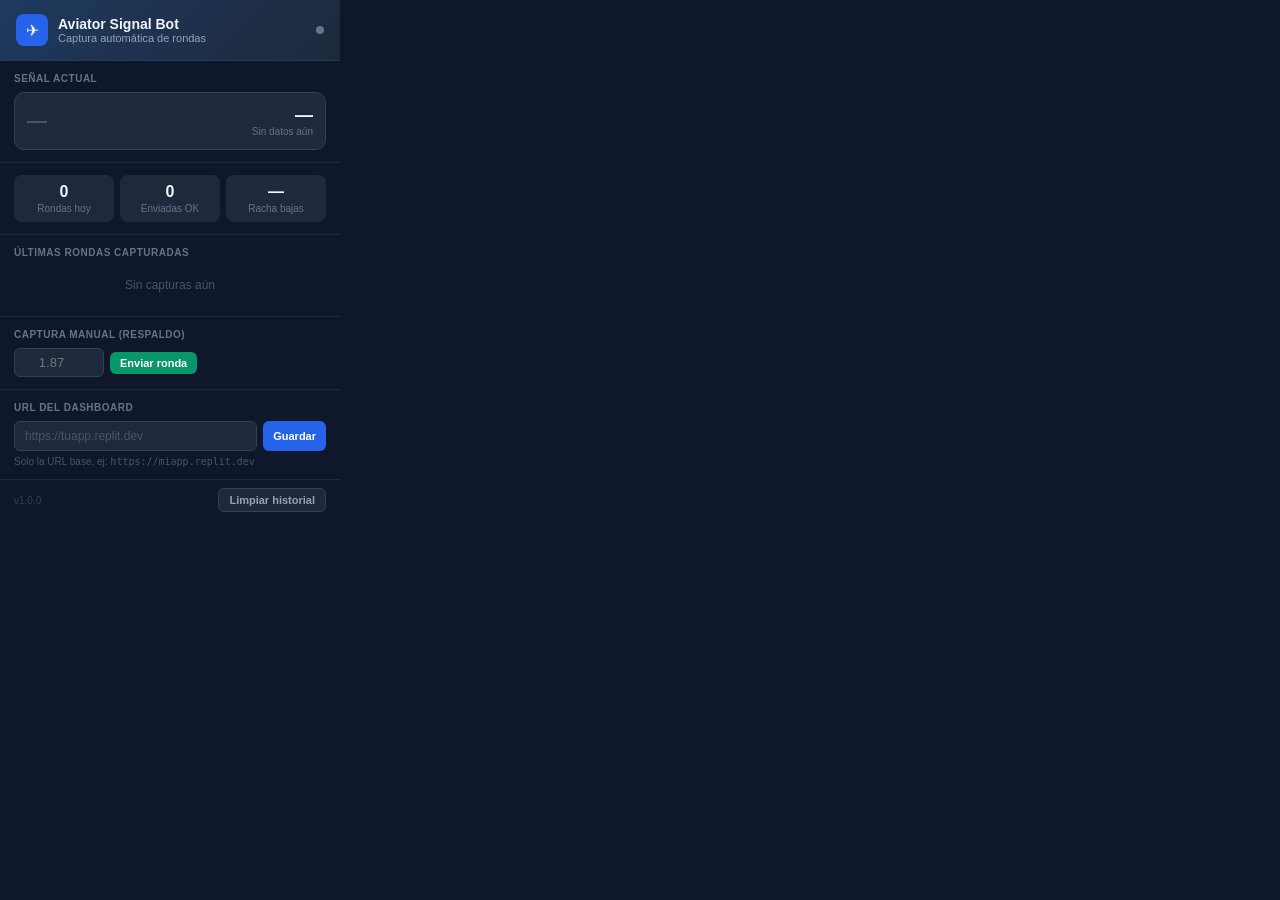
<file: chrome-extension - betwinner/popup.html>
<!DOCTYPE html>
<html lang="es">
<head>
  <meta charset="UTF-8" />
  <meta name="viewport" content="width=device-width, initial-scale=1.0" />
  <title>Aviator Signal Bot</title>
  <style>
    * { box-sizing: border-box; margin: 0; padding: 0; }

    body {
      width: 340px;
      font-family: -apple-system, BlinkMacSystemFont, 'Segoe UI', sans-serif;
      background: #0f172a;
      color: #f1f5f9;
      font-size: 13px;
    }

    .header {
      background: linear-gradient(135deg, #1e3a5f, #1e293b);
      padding: 14px 16px;
      display: flex;
      align-items: center;
      gap: 10px;
      border-bottom: 1px solid #1e3a5f;
    }

    .logo {
      width: 32px; height: 32px;
      background: #2563eb;
      border-radius: 8px;
      display: flex; align-items: center; justify-content: center;
      font-size: 16px;
    }

    .header-text h1 { font-size: 14px; font-weight: 700; }
    .header-text p { font-size: 11px; color: #94a3b8; }

    .status-dot {
      width: 8px; height: 8px; border-radius: 50%;
      margin-left: auto;
      background: #64748b;
    }
    .status-dot.active { background: #10b981; animation: pulse 2s infinite; }

    @keyframes pulse {
      0%, 100% { opacity: 1; }
      50% { opacity: 0.4; }
    }

    .section { padding: 12px 14px; border-bottom: 1px solid #1e293b; }
    .section-title {
      font-size: 10px; font-weight: 600; color: #64748b;
      text-transform: uppercase; letter-spacing: 0.5px; margin-bottom: 8px;
    }

    /* Signal Card */
    .signal-card {
      border-radius: 10px; padding: 12px;
      display: flex; align-items: center; justify-content: space-between;
      margin-bottom: 0;
    }
    .signal-card.enter { background: rgba(16,185,129,0.15); border: 1px solid rgba(16,185,129,0.3); }
    .signal-card.wait { background: rgba(245,158,11,0.12); border: 1px solid rgba(245,158,11,0.3); }
    .signal-card.none { background: #1e293b; border: 1px solid #334155; }

    .signal-label { font-size: 20px; font-weight: 900; letter-spacing: -0.5px; }
    .signal-label.enter { color: #10b981; }
    .signal-label.wait { color: #f59e0b; }
    .signal-label.none { color: #475569; }

    .signal-meta { text-align: right; }
    .signal-meta .conf { font-size: 18px; font-weight: 700; }
    .signal-meta .conf.enter { color: #10b981; }
    .signal-meta .conf.wait { color: #f59e0b; }
    .signal-meta .reason { font-size: 10px; color: #64748b; max-width: 140px; text-align: right; }

    /* Stats row */
    .stats-row { display: grid; grid-template-columns: 1fr 1fr 1fr; gap: 6px; }
    .stat { background: #1e293b; border-radius: 8px; padding: 8px; text-align: center; }
    .stat .val { font-size: 16px; font-weight: 700; color: #f1f5f9; }
    .stat .lbl { font-size: 10px; color: #64748b; margin-top: 2px; }

    /* API URL config */
    .url-row { display: flex; gap: 6px; }
    .url-input {
      flex: 1; background: #1e293b; border: 1px solid #334155;
      border-radius: 6px; padding: 7px 10px; color: #f1f5f9; font-size: 12px;
      outline: none;
    }
    .url-input:focus { border-color: #3b82f6; }
    .url-input::placeholder { color: #475569; }

    .btn {
      padding: 7px 12px; border-radius: 6px; font-size: 12px; font-weight: 600;
      border: none; cursor: pointer; transition: opacity 0.15s;
    }
    .btn:hover { opacity: 0.85; }
    .btn-primary { background: #2563eb; color: white; }
    .btn-success { background: #059669; color: white; }
    .btn-ghost { background: #1e293b; color: #94a3b8; border: 1px solid #334155; }
    .btn-danger { background: #7f1d1d; color: #fca5a5; border: 1px solid #991b1b; }
    .btn-sm { padding: 5px 10px; font-size: 11px; }

    .url-hint { font-size: 10px; color: #475569; margin-top: 5px; }

    /* Manual capture */
    .manual-row { display: flex; gap: 6px; align-items: center; }
    .manual-input {
      width: 90px; background: #1e293b; border: 1px solid #334155;
      border-radius: 6px; padding: 6px 8px; color: #f1f5f9; font-size: 13px;
      outline: none; text-align: center;
    }
    .manual-input:focus { border-color: #3b82f6; }

    /* History */
    .history-list { list-style: none; }
    .history-item {
      display: flex; align-items: center; justify-content: space-between;
      padding: 5px 0; border-bottom: 1px solid #1e293b11;
    }
    .history-item:last-child { border-bottom: none; }

    .mult-badge {
      font-size: 13px; font-weight: 700; font-family: monospace;
      min-width: 48px;
    }
    .mult-badge.win { color: #10b981; }
    .mult-badge.loss { color: #ef4444; }

    .sig-pill {
      font-size: 10px; font-weight: 600; padding: 2px 6px; border-radius: 4px;
    }
    .sig-pill.enter { background: rgba(16,185,129,0.2); color: #10b981; }
    .sig-pill.wait { background: rgba(245,158,11,0.15); color: #f59e0b; }
    .sig-pill.error { background: rgba(239,68,68,0.15); color: #ef4444; }
    .sig-pill.none { background: #1e293b; color: #475569; }

    .hist-time { font-size: 10px; color: #475569; }

    .empty { text-align: center; color: #475569; padding: 12px 0; font-size: 12px; }

    .alert {
      padding: 7px 10px; border-radius: 6px; font-size: 11px; margin-top: 6px;
    }
    .alert-success { background: rgba(16,185,129,0.12); color: #6ee7b7; border: 1px solid rgba(16,185,129,0.2); }
    .alert-error { background: rgba(239,68,68,0.1); color: #fca5a5; border: 1px solid rgba(239,68,68,0.2); }

    .footer {
      padding: 8px 14px;
      display: flex; justify-content: space-between; align-items: center;
    }
    .footer-links { display: flex; gap: 6px; }

    #alert-box { display: none; }
  </style>
</head>
<body>
  <div class="header">
    <div class="logo">✈</div>
    <div class="header-text">
      <h1>Aviator Signal Bot</h1>
      <p>Captura automática de rondas</p>
    </div>
    <div class="status-dot" id="status-dot"></div>
  </div>

  <!-- Señal actual -->
  <div class="section">
    <div class="section-title">Señal actual</div>
    <div class="signal-card none" id="signal-card">
      <div>
        <div class="signal-label none" id="signal-label">—</div>
        <div style="font-size:11px;color:#64748b;margin-top:2px;" id="signal-streak"></div>
      </div>
      <div class="signal-meta">
        <div class="signal-meta conf none" id="signal-conf">—</div>
        <div class="signal-meta reason" id="signal-reason">Sin datos aún</div>
      </div>
    </div>
  </div>

  <!-- Stats -->
  <div class="section">
    <div class="stats-row">
      <div class="stat">
        <div class="val" id="stat-total">0</div>
        <div class="lbl">Rondas hoy</div>
      </div>
      <div class="stat">
        <div class="val" id="stat-ok">0</div>
        <div class="lbl">Enviadas OK</div>
      </div>
      <div class="stat">
        <div class="val" id="stat-streak">—</div>
        <div class="lbl">Racha bajas</div>
      </div>
    </div>
  </div>

  <!-- Historial reciente -->
  <div class="section">
    <div class="section-title">Últimas rondas capturadas</div>
    <ul class="history-list" id="history-list">
      <li class="empty">Sin capturas aún</li>
    </ul>
  </div>

  <!-- Captura manual -->
  <div class="section">
    <div class="section-title">Captura manual (respaldo)</div>
    <div class="manual-row">
      <input type="number" class="manual-input" id="manual-mult"
        placeholder="1.87" step="0.01" min="1" max="500" />
      <button class="btn btn-success btn-sm" id="btn-manual">Enviar ronda</button>
    </div>
  </div>

  <!-- Configuración API -->
  <div class="section">
    <div class="section-title">URL del dashboard</div>
    <div class="url-row">
      <input type="text" class="url-input" id="api-url"
        placeholder="https://tuapp.replit.dev" />
      <button class="btn btn-primary btn-sm" id="btn-save">Guardar</button>
    </div>
    <div class="url-hint">
      Solo la URL base, ej: <code>https://miapp.replit.dev</code>
    </div>
    <div id="alert-box"></div>
  </div>

  <!-- Footer -->
  <div class="footer">
    <span style="font-size:10px;color:#334155;">v1.0.0</span>
    <div class="footer-links">
      <button class="btn btn-ghost btn-sm" id="btn-clear">Limpiar historial</button>
    </div>
  </div>

  <script src="popup.js"></script>
</body>
</html>
</file>
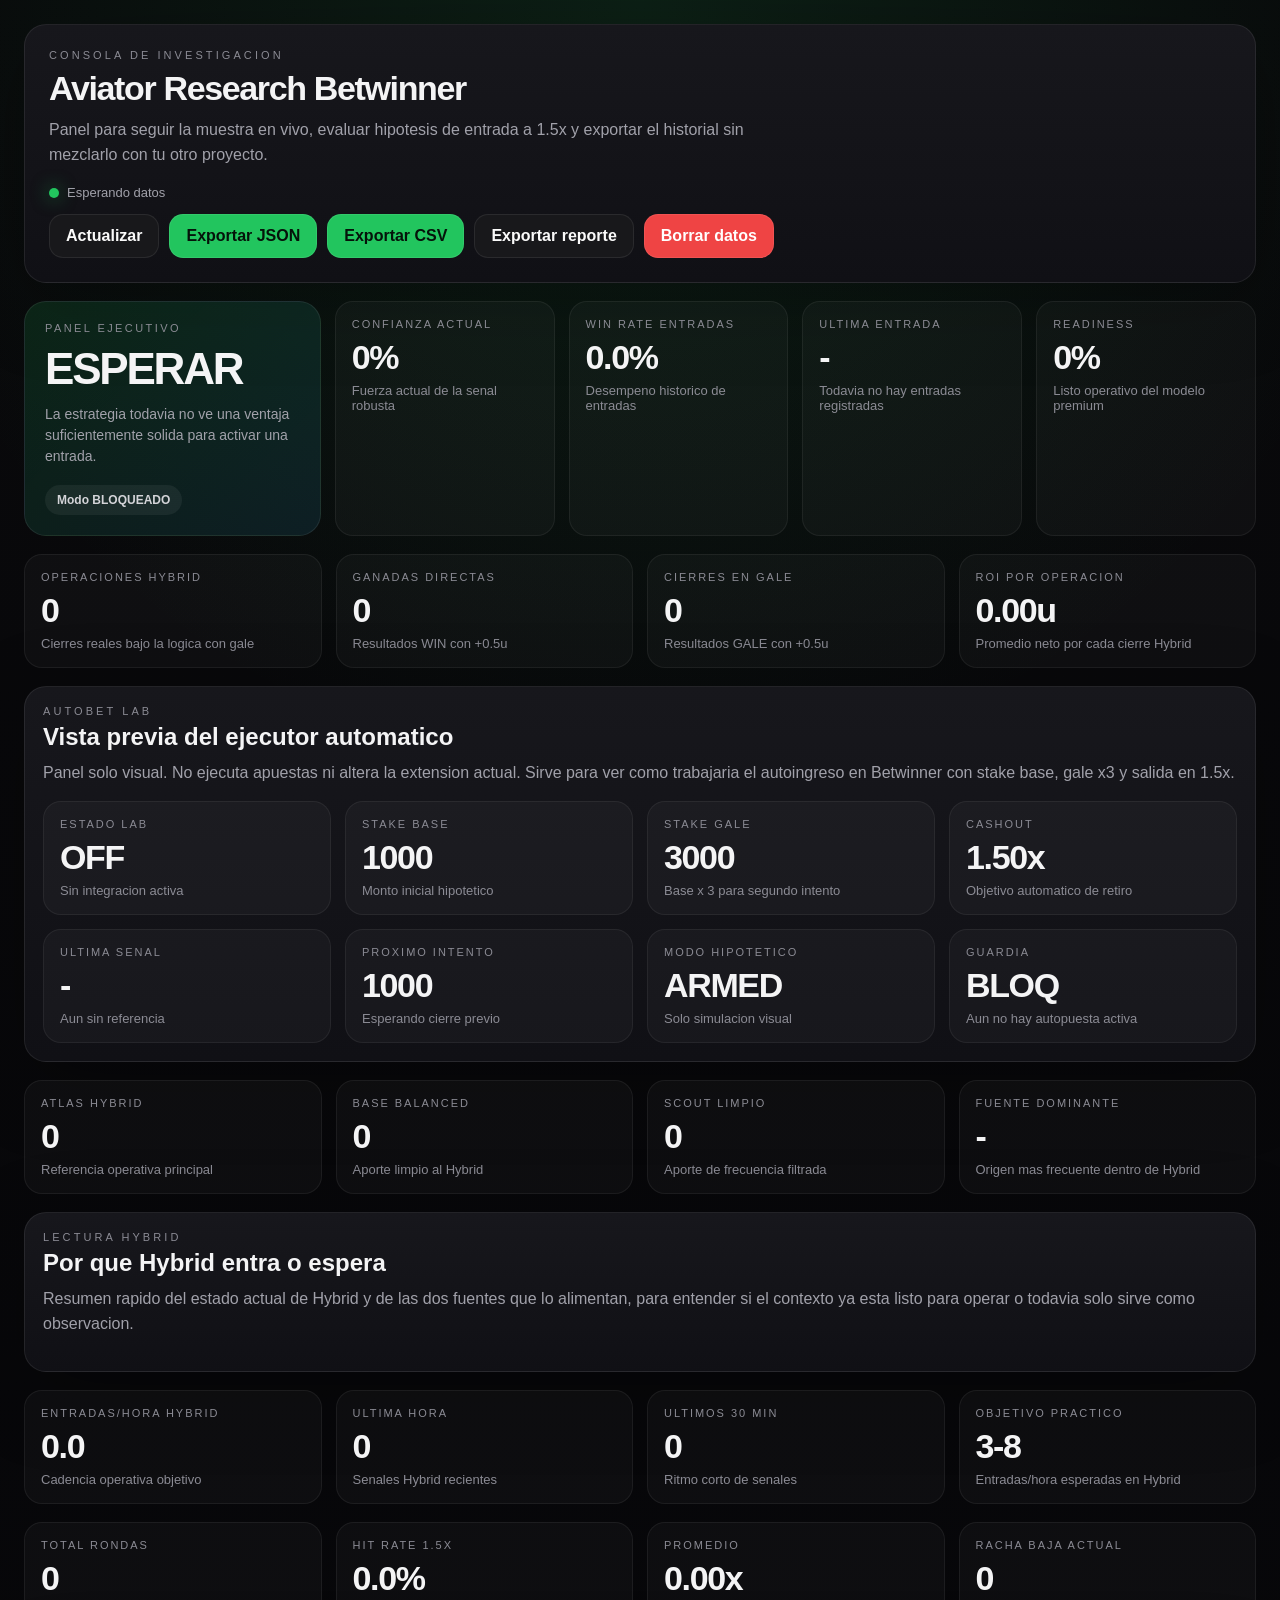
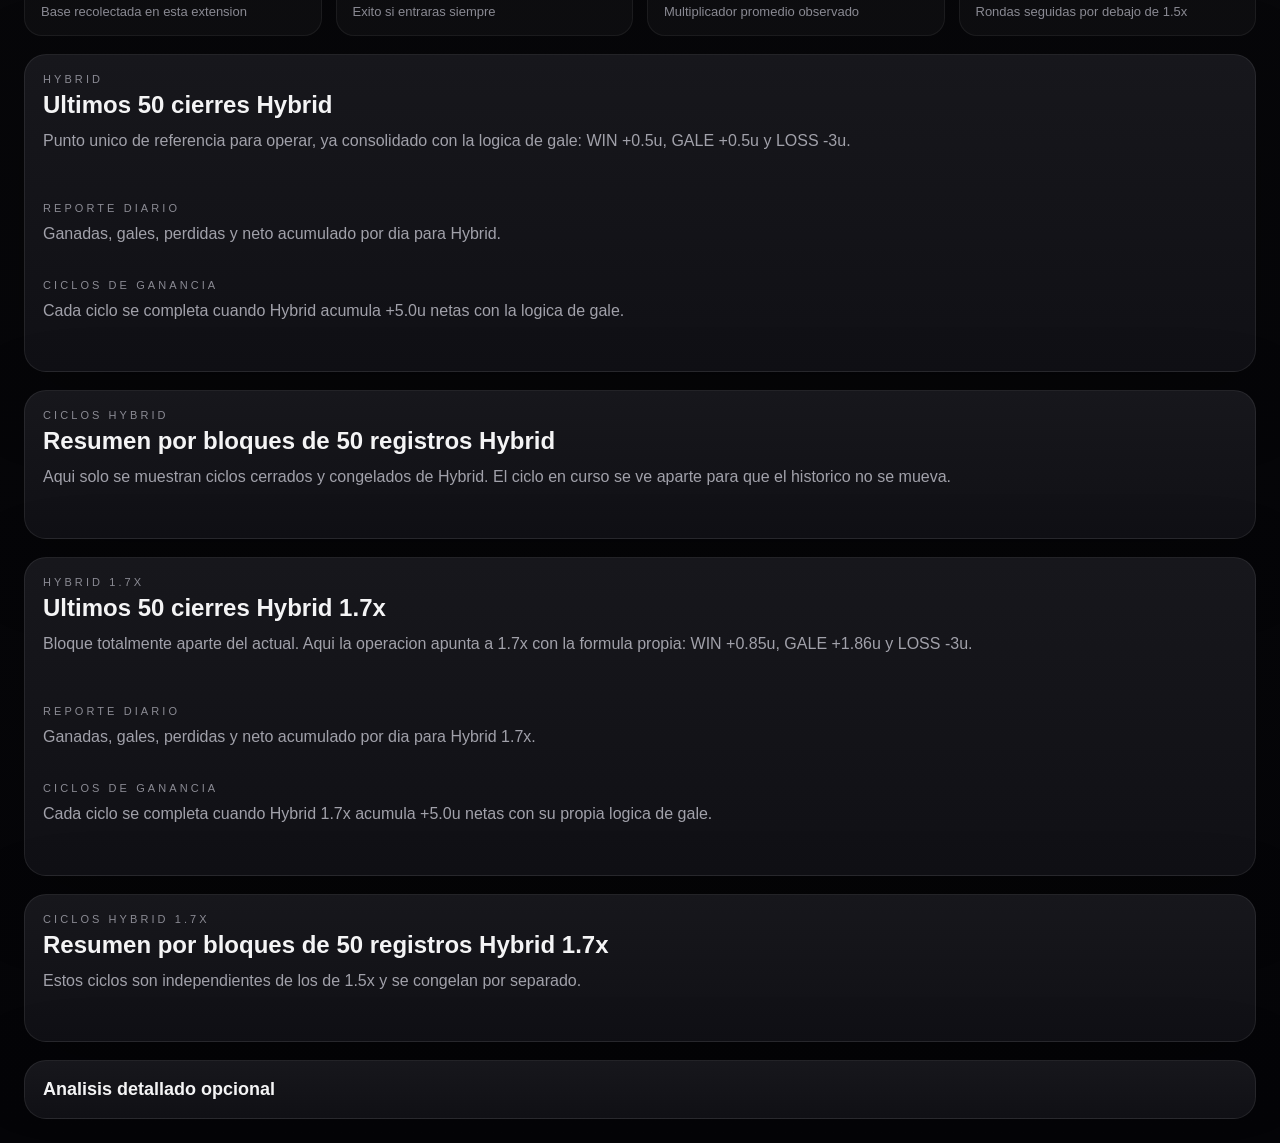
<file: aviator-research-betwinner/chrome-extension/dashboard.html>
﻿<!DOCTYPE html>
<html lang="es">
<head>
  <meta charset="UTF-8" />
  <meta name="viewport" content="width=device-width, initial-scale=1.0" />
  <title>Aviator Research Console</title>
  <style>
    * { box-sizing: border-box; }
    body { margin: 0; font-family: "Segoe UI", Arial, sans-serif; color: #f4f4f5; background: radial-gradient(circle at top, rgba(34,197,94,0.12), transparent 28%), linear-gradient(180deg, #09090b, #050508); }
    .shell { max-width: 1280px; margin: 0 auto; padding: 24px; display: grid; gap: 18px; }
    .hero, .panel { background: linear-gradient(180deg, #17171c, #101015); border: 1px solid rgba(255,255,255,0.08); border-radius: 22px; box-shadow: 0 20px 80px rgba(0,0,0,0.25); }
    .hero { padding: 24px; display: flex; justify-content: space-between; align-items: end; gap: 16px; flex-wrap: wrap; }
    .eyebrow { font-size: 11px; text-transform: uppercase; letter-spacing: 0.28em; color: #8b8b94; }
    h1, h2, h3, p { margin: 0; }
    h1 { margin-top: 8px; font-size: 34px; font-weight: 900; letter-spacing: -0.04em; }
    .muted { color: #a1a1aa; line-height: 1.55; }
    .hero-actions { display: flex; gap: 10px; flex-wrap: wrap; }
    button { border: 1px solid rgba(255,255,255,0.08); border-radius: 14px; padding: 12px 16px; font: inherit; font-weight: 700; cursor: pointer; transition: 0.2s ease; }
    button:hover { transform: translateY(-1px); }
    .primary { background: #22c55e; color: #05130a; }
    .secondary { background: #18181b; color: #fafafa; }
    .danger { background: #ef4444; color: white; }
    .grid-4 { display: grid; grid-template-columns: repeat(4, 1fr); gap: 14px; }
    .grid-2 { display: grid; grid-template-columns: 1.15fr 0.85fr; gap: 18px; }
    .exec-grid { display: grid; grid-template-columns: 1.35fr repeat(4, 1fr); gap: 14px; }
    .panel { padding: 18px; }
    .stat { padding: 16px; border-radius: 18px; background: rgba(255,255,255,0.03); border: 1px solid rgba(255,255,255,0.06); }
    .exec-main { padding: 20px; border-radius: 22px; background: linear-gradient(135deg, rgba(34,197,94,0.14), rgba(56,189,248,0.1)); border: 1px solid rgba(255,255,255,0.08); }
    .exec-kicker { font-size: 11px; text-transform: uppercase; letter-spacing: 0.22em; color: #8b8b94; }
    .exec-row { display: flex; justify-content: space-between; gap: 18px; align-items: end; flex-wrap: wrap; }
    .exec-title { font-size: 44px; font-weight: 900; letter-spacing: -0.05em; margin-top: 10px; }
    .exec-note { margin-top: 10px; color: #a1a1aa; font-size: 14px; max-width: 560px; line-height: 1.5; }
    .pill { display: inline-flex; align-items: center; gap: 8px; padding: 8px 12px; border-radius: 999px; background: rgba(255,255,255,0.06); color: #d4d4d8; font-size: 12px; font-weight: 700; }
    .label { font-size: 11px; text-transform: uppercase; letter-spacing: 0.18em; color: #8b8b94; }
    .value { font-size: 34px; font-weight: 900; margin-top: 8px; letter-spacing: -0.04em; }
    .sub { margin-top: 6px; color: #8b8b94; font-size: 13px; }
    .bars, .rules { display: grid; gap: 14px; margin-top: 16px; }
    .bar-track { margin-top: 6px; height: 12px; background: rgba(255,255,255,0.05); border-radius: 999px; overflow: hidden; }
    .bar-fill { height: 100%; border-radius: 999px; background: linear-gradient(90deg, #38bdf8, #22c55e); }
    .sparkline { display: flex; align-items: end; gap: 4px; height: 140px; padding: 10px 0 2px; }
    .sparkbar { flex: 1; min-width: 6px; border-radius: 6px 6px 2px 2px; background: linear-gradient(180deg, #38bdf8, #22c55e); opacity: 0.95; }
    .sparkbar.loss { background: linear-gradient(180deg, #fb7185, #ef4444); }
    .row { display: flex; justify-content: space-between; gap: 12px; align-items: center; }
    table { width: 100%; border-collapse: collapse; margin-top: 14px; }
    th, td { text-align: left; padding: 12px 10px; border-bottom: 1px solid rgba(255,255,255,0.06); font-size: 14px; }
    th { font-size: 11px; text-transform: uppercase; letter-spacing: 0.16em; color: #8b8b94; }
    .table-scroll { max-height: 620px; overflow: auto; margin-top: 14px; padding-right: 4px; }
    details.panel summary { list-style: none; cursor: pointer; font-weight: 800; font-size: 18px; }
    details.panel summary::-webkit-details-marker { display: none; }
    .detail-stack { display: grid; gap: 18px; margin-top: 18px; }
    .mono { font-family: ui-monospace, SFMono-Regular, Consolas, monospace; }
    .hit { color: #4ade80; font-weight: 700; }
    .miss { color: #f87171; font-weight: 700; }
    .good { color: #4ade80; }
    .bad { color: #f87171; }
    .warn { color: #facc15; }
    .status { display: inline-flex; gap: 8px; align-items: center; font-size: 13px; color: #a1a1aa; }
    .dot { width: 10px; height: 10px; border-radius: 999px; background: #22c55e; box-shadow: 0 0 18px rgba(34,197,94,0.6); }
    @media (max-width: 980px) { .grid-4, .grid-2, .exec-grid { grid-template-columns: 1fr; } .exec-title { font-size: 36px; } }
  </style>
</head>
<body>
  <main class="shell">
    <section class="hero">
      <div>
        <div class="eyebrow">Consola de investigacion</div>
        <h1>Aviator Research Betwinner</h1>
        <p class="muted" style="margin-top:10px;max-width:760px;">Panel para seguir la muestra en vivo, evaluar hipotesis de entrada a 1.5x y exportar el historial sin mezclarlo con tu otro proyecto.</p>
      </div>
      <div>
        <div class="status"><span class="dot"></span><span id="live-status">Esperando datos</span></div>
        <div class="hero-actions" style="margin-top:12px;">
          <button class="secondary" id="refresh-btn">Actualizar</button>
          <button class="primary" id="export-json-btn">Exportar JSON</button>
          <button class="primary" id="export-csv-btn">Exportar CSV</button>
          <button class="secondary" id="export-report-btn">Exportar reporte</button>
          <button class="danger" id="clear-btn">Borrar datos</button>
        </div>
      </div>
    </section>
    <section class="exec-grid">
      <div class="exec-main">
        <div class="exec-kicker">Panel Ejecutivo</div>
        <div class="exec-row">
          <div>
            <div class="exec-title" id="exec-decision">ESPERAR</div>
            <div class="exec-note" id="exec-summary">La estrategia todavia no ve una ventaja suficientemente solida para activar una entrada.</div>
          </div>
          <div style="text-align:right;">
            <div class="pill" id="exec-mode">Modo BLOQUEADO</div>
          </div>
        </div>
      </div>
      <div class="stat"><div class="label">Confianza actual</div><div class="value" id="exec-confidence">0%</div><div class="sub">Fuerza actual de la senal robusta</div></div>
      <div class="stat"><div class="label">Win rate entradas</div><div class="value" id="exec-win-rate">0.0%</div><div class="sub">Desempeno historico de entradas</div></div>
      <div class="stat"><div class="label">Ultima entrada</div><div class="value" id="exec-last-result">-</div><div class="sub" id="exec-last-note">Todavia no hay entradas registradas</div></div>
      <div class="stat"><div class="label">Readiness</div><div class="value" id="exec-readiness">0%</div><div class="sub">Listo operativo del modelo premium</div></div>
    </section>
    <section class="grid-4">
      <div class="stat"><div class="label">Operaciones Hybrid</div><div class="value" id="entry-total">0</div><div class="sub">Cierres reales bajo la logica con gale</div></div>
      <div class="stat"><div class="label">Ganadas directas</div><div class="value" id="entry-wins">0</div><div class="sub">Resultados WIN con +0.5u</div></div>
      <div class="stat"><div class="label">Cierres en gale</div><div class="value" id="entry-win-rate">0</div><div class="sub">Resultados GALE con +0.5u</div></div>
      <div class="stat"><div class="label">ROI por operacion</div><div class="value" id="entry-roi">0.00u</div><div class="sub">Promedio neto por cada cierre Hybrid</div></div>
    </section>
    <section class="panel">
      <div class="eyebrow">AutoBet Lab</div>
      <h2 style="margin-top:6px;">Vista previa del ejecutor automatico</h2>
      <p class="muted" style="margin-top:10px;">Panel solo visual. No ejecuta apuestas ni altera la extension actual. Sirve para ver como trabajaria el autoingreso en Betwinner con stake base, gale x3 y salida en 1.5x.</p>
      <div class="grid-4" style="margin-top:16px;">
        <div class="stat"><div class="label">Estado Lab</div><div class="value" id="autobet-status">OFF</div><div class="sub" id="autobet-status-note">Sin integracion activa</div></div>
        <div class="stat"><div class="label">Stake base</div><div class="value" id="autobet-base-stake">1000</div><div class="sub">Monto inicial hipotetico</div></div>
        <div class="stat"><div class="label">Stake gale</div><div class="value" id="autobet-gale-stake">3000</div><div class="sub">Base x 3 para segundo intento</div></div>
        <div class="stat"><div class="label">Cashout</div><div class="value" id="autobet-cashout">1.50x</div><div class="sub">Objetivo automatico de retiro</div></div>
      </div>
      <div class="grid-4" style="margin-top:14px;">
        <div class="stat"><div class="label">Ultima senal</div><div class="value" id="autobet-last-signal">-</div><div class="sub" id="autobet-last-signal-note">Aun sin referencia</div></div>
        <div class="stat"><div class="label">Proximo intento</div><div class="value" id="autobet-next-stake">1000</div><div class="sub" id="autobet-next-stake-note">Esperando cierre previo</div></div>
        <div class="stat"><div class="label">Modo hipotetico</div><div class="value" id="autobet-mode">ARMED</div><div class="sub">Solo simulacion visual</div></div>
        <div class="stat"><div class="label">Guardia</div><div class="value" id="autobet-guard">BLOQ</div><div class="sub" id="autobet-guard-note">Aun no hay autopuesta activa</div></div>
      </div>
    </section>
    <section class="grid-4">
      <div class="stat"><div class="label">Atlas Hybrid</div><div class="value" id="strict-total">0</div><div class="sub" id="strict-note">Referencia operativa principal</div></div>
      <div class="stat"><div class="label">Base Balanced</div><div class="value" id="balanced-total">0</div><div class="sub" id="balanced-note">Aporte limpio al Hybrid</div></div>
      <div class="stat"><div class="label">Scout limpio</div><div class="value" id="scout-total">0</div><div class="sub" id="scout-note">Aporte de frecuencia filtrada</div></div>
      <div class="stat"><div class="label">Fuente dominante</div><div class="value" id="best-mode">-</div><div class="sub" id="best-mode-note">Origen mas frecuente dentro de Hybrid</div></div>
    </section>
    <section class="panel">
      <div class="eyebrow">Lectura Hybrid</div>
      <h2 style="margin-top:6px;">Por que Hybrid entra o espera</h2>
      <p class="muted" style="margin-top:10px;">Resumen rapido del estado actual de Hybrid y de las dos fuentes que lo alimentan, para entender si el contexto ya esta listo para operar o todavia solo sirve como observacion.</p>
      <div class="grid-2" style="margin-top:16px;">
        <div id="mode-relationship-card"></div>
        <div id="mode-reasons-card"></div>
      </div>
    </section>
    <section class="grid-4">
      <div class="stat"><div class="label">Entradas/hora Hybrid</div><div class="value" id="scout-per-hour">0.0</div><div class="sub">Cadencia operativa objetivo</div></div>
      <div class="stat"><div class="label">Ultima hora</div><div class="value" id="scout-last-hour">0</div><div class="sub">Senales Hybrid recientes</div></div>
      <div class="stat"><div class="label">Ultimos 30 min</div><div class="value" id="scout-last-30m">0</div><div class="sub">Ritmo corto de senales</div></div>
      <div class="stat"><div class="label">Objetivo practico</div><div class="value">3-8</div><div class="sub">Entradas/hora esperadas en Hybrid</div></div>
    </section>
    <section class="grid-4">
      <div class="stat"><div class="label">Total rondas</div><div class="value" id="stat-total">0</div><div class="sub">Base recolectada en esta extension</div></div>
      <div class="stat"><div class="label">Hit rate 1.5x</div><div class="value" id="stat-hit-rate">0.0%</div><div class="sub">Exito si entraras siempre</div></div>
      <div class="stat"><div class="label">Promedio</div><div class="value" id="stat-avg">0.00x</div><div class="sub">Multiplicador promedio observado</div></div>
      <div class="stat"><div class="label">Racha baja actual</div><div class="value" id="stat-streak">0</div><div class="sub">Rondas seguidas por debajo de 1.5x</div></div>
    </section>
    <section class="panel"><div class="eyebrow">Hybrid</div><h2 style="margin-top:6px;">Ultimos 50 cierres Hybrid</h2><p class="muted" style="margin-top:10px;">Punto unico de referencia para operar, ya consolidado con la logica de gale: WIN +0.5u, GALE +0.5u y LOSS -3u.</p><div class="grid-4" id="scout-summary" style="margin-top:16px;"></div><div class="table-scroll" id="scout-table"></div><div class="eyebrow" style="margin-top:18px;">Reporte diario</div><p class="muted" style="margin-top:8px;">Ganadas, gales, perdidas y neto acumulado por dia para Hybrid.</p><div class="table-scroll" style="max-height:300px;" id="scout-daily-table"></div><div class="eyebrow" style="margin-top:18px;">Ciclos de ganancia</div><p class="muted" style="margin-top:8px;">Cada ciclo se completa cuando Hybrid acumula +5.0u netas con la logica de gale.</p><div class="grid-4" id="profit-cycle-current" style="margin-top:16px;"></div><div class="table-scroll" style="max-height:320px;" id="profit-cycles-table"></div></section>
    <section class="panel"><div class="eyebrow">Ciclos Hybrid</div><h2 style="margin-top:6px;">Resumen por bloques de 50 registros Hybrid</h2><p class="muted" style="margin-top:10px;">Aqui solo se muestran ciclos cerrados y congelados de Hybrid. El ciclo en curso se ve aparte para que el historico no se mueva.</p><div class="grid-4" id="cycle-open-summary" style="margin-top:16px;"></div><div class="table-scroll" id="cycles-table"></div></section>
    <section class="panel"><div class="eyebrow">Hybrid 1.7x</div><h2 style="margin-top:6px;">Ultimos 50 cierres Hybrid 1.7x</h2><p class="muted" style="margin-top:10px;">Bloque totalmente aparte del actual. Aqui la operacion apunta a 1.7x con la formula propia: WIN +0.85u, GALE +1.86u y LOSS -3u.</p><div class="grid-4" id="hybrid17-summary" style="margin-top:16px;"></div><div class="table-scroll" id="hybrid17-table"></div><div class="eyebrow" style="margin-top:18px;">Reporte diario</div><p class="muted" style="margin-top:8px;">Ganadas, gales, perdidas y neto acumulado por dia para Hybrid 1.7x.</p><div class="table-scroll" style="max-height:300px;" id="hybrid17-daily-table"></div><div class="eyebrow" style="margin-top:18px;">Ciclos de ganancia</div><p class="muted" style="margin-top:8px;">Cada ciclo se completa cuando Hybrid 1.7x acumula +5.0u netas con su propia logica de gale.</p><div class="grid-4" id="hybrid17-profit-cycle-current" style="margin-top:16px;"></div><div class="table-scroll" style="max-height:320px;" id="hybrid17-profit-cycles-table"></div></section>
    <section class="panel"><div class="eyebrow">Ciclos Hybrid 1.7x</div><h2 style="margin-top:6px;">Resumen por bloques de 50 registros Hybrid 1.7x</h2><p class="muted" style="margin-top:10px;">Estos ciclos son independientes de los de 1.5x y se congelan por separado.</p><div class="grid-4" id="hybrid17-cycle-open-summary" style="margin-top:16px;"></div><div class="table-scroll" id="hybrid17-cycles-table"></div></section>
    <details class="panel">
      <summary>Analisis detallado opcional</summary>
      <div class="detail-stack">
        <section class="grid-2">
          <div class="panel"><div class="eyebrow">Balanced</div><h2 style="margin-top:6px;">Ultimos 50 aportes Balanced</h2><p class="muted" style="margin-top:10px;">Entradas limpias que alimentan el Hybrid como base principal.</p><div class="grid-4" id="balanced-summary" style="margin-top:16px;"></div><div class="table-scroll" id="balanced-table"></div><div class="eyebrow" style="margin-top:18px;">Reporte diario</div><p class="muted" style="margin-top:8px;">Ganadas, perdidas y total acumulado por dia para Balanced.</p><div class="table-scroll" style="max-height:300px;" id="balanced-daily-table"></div></div>
          <div class="panel"><div class="eyebrow">Scout limpio</div><h2 style="margin-top:6px;">Ultimos 50 aportes Scout limpio</h2><p class="muted" style="margin-top:10px;">Exploracion filtrada que solo entra al Hybrid cuando el contexto inmediato sigue limpio.</p><div class="grid-4" id="strict-summary" style="margin-top:16px;"></div><div class="table-scroll" id="strict-table"></div><div class="eyebrow" style="margin-top:18px;">Reporte diario</div><p class="muted" style="margin-top:8px;">Ganadas, perdidas y total acumulado por dia para Scout limpio.</p><div class="table-scroll" style="max-height:300px;" id="strict-daily-table"></div></div>
        </section>
        <section class="grid-2"><div class="panel"><div class="eyebrow">Decision actual</div><h2 style="margin-top:6px;">Momento estimado para entrada 1.5x</h2><div id="projection-card" style="margin-top:16px;"></div><div class="rules" id="projection-factors" style="margin-top:16px;"></div></div><div class="panel"><div class="eyebrow">Ejecucion actual</div><h2 style="margin-top:6px;">Marco operativo y semaforo</h2><div id="strategy-card" style="margin-top:16px;"></div><div id="premium-card" style="margin-top:16px;"></div></div></section>
        <section class="grid-2"><div class="panel"><div class="eyebrow">Checklist</div><h2 style="margin-top:6px;">Condiciones antes de entrar</h2><div class="rules" id="strategy-checks"></div></div><div class="panel"><div class="eyebrow">Guardrails</div><h2 style="margin-top:6px;">Riesgos y validaciones</h2><div class="rules" id="guardrail-cards"></div></div></section>
        <section class="grid-2"><div class="panel"><div class="eyebrow">ValidaciÃ³n</div><h2 style="margin-top:6px;">Robustez por bloques</h2><p class="muted" style="margin-top:10px;">EvalÃºa si la estrategia conserva calidad fuera de un solo tramo del histÃ³rico.</p><div id="validation-table"></div><div class="rules" id="robustness-cards" style="margin-top:16px;"></div></div><div class="panel"><div class="eyebrow">Contexto del mercado</div><h2 style="margin-top:6px;">DistribuciÃ³n y ventanas</h2><div class="bars" id="distribution-bars"></div><div class="rules" id="window-summary" style="margin-top:16px;"></div><div class="eyebrow" style="margin-top:20px;">Umbrales Atlas</div><h2 style="margin-top:6px;">Aprendizaje adaptativo actual</h2><div class="rules" id="atlas-thresholds" style="margin-top:16px;"></div></div></section>
        <section class="grid-2"><div class="panel"><div class="eyebrow">AuditorÃ­a</div><h2 style="margin-top:6px;">DiagnÃ³stico de muestra y sobreajuste</h2><div id="audit-table"></div></div><div class="panel"><div class="eyebrow">Score bands</div><h2 style="margin-top:6px;">Rendimiento por bandas del score</h2><p class="muted" style="margin-top:10px;">Mide si los contextos con score alto realmente convierten mejor que los contextos medios o frÃ­os.</p><div id="score-bands-table"></div></div></section>
        <section class="grid-2"><div class="panel"><div class="eyebrow">Walk-forward</div><h2 style="margin-top:6px;">Prueba fuera de muestra</h2><p class="muted" style="margin-top:10px;">Atlas se calibra en un tramo y luego se prueba en otro, para reducir sobreajuste sobre la misma muestra.</p><div id="walkforward-table"></div></div><div class="panel"><div class="eyebrow">RegÃ­menes</div><h2 style="margin-top:6px;">Rendimiento por tipo de contexto</h2><p class="muted" style="margin-top:10px;">Mide dÃ³nde Atlas realmente rinde mejor y dÃ³nde conviene seguir bloqueando entradas.</p><div id="regime-table"></div></div></section>
        <section class="grid-2"><div class="panel"><div class="eyebrow">Equity Curve</div><h2 style="margin-top:6px;">EvoluciÃ³n del P&L de Atlas</h2><p class="muted" style="margin-top:10px;">Curva acumulada de las entradas aprobadas por Atlas, Ãºtil para ver ritmo, rachas y presiÃ³n.</p><div id="equity-summary"></div><div id="equity-chart"></div></div><div class="panel"><div class="eyebrow">Resumen automÃ¡tico</div><h2 style="margin-top:6px;">Reporte ejecutivo de Atlas</h2><p class="muted" style="margin-top:10px;">SÃ­ntesis automÃ¡tica del estado actual del sistema, sus fortalezas y lo que todavÃ­a no convence.</p><div class="rules" id="report-cards"></div></div></section>
        <section class="grid-2"><div class="panel"><div class="eyebrow">Oportunidades recientes</div><h2 style="margin-top:6px;">Ãšltimos contextos evaluados</h2><p class="muted" style="margin-top:10px;">Sirve para estudiar si el score realmente anticipa mejores entradas.</p><div id="opportunity-table"></div></div><div class="panel"><div class="eyebrow">BitÃ¡cora de estrategia</div><h2 style="margin-top:6px;">Ãšltimas seÃ±ales del modelo robusto</h2><p class="muted" style="margin-top:10px;">AquÃ­ se ve cuÃ¡ndo la estrategia habrÃ­a autorizado entrada y cÃ³mo terminÃ³ la ronda siguiente.</p><div id="strategy-log-table"></div></div></section>
        <section class="panel"><div class="eyebrow">Reglas experimentales</div><h2 style="margin-top:6px;">EvaluaciÃ³n de entradas a 1.5x</h2><p class="muted" style="margin-top:10px;">Cada regla se prueba sobre la muestra actual con una apuesta base de 1 unidad. Ganar suma +0.5u y perder resta -1u.</p><div id="rules-table"></div></section>
        <section class="panel"><div class="eyebrow">BitÃ¡cora</div><h2 style="margin-top:6px;">Ãšltimas rondas capturadas</h2><div id="rounds-table"></div></section>
      </div>
    </details>
  </main>
  <script src="dashboard.js"></script>
</body>
</html>
</file>
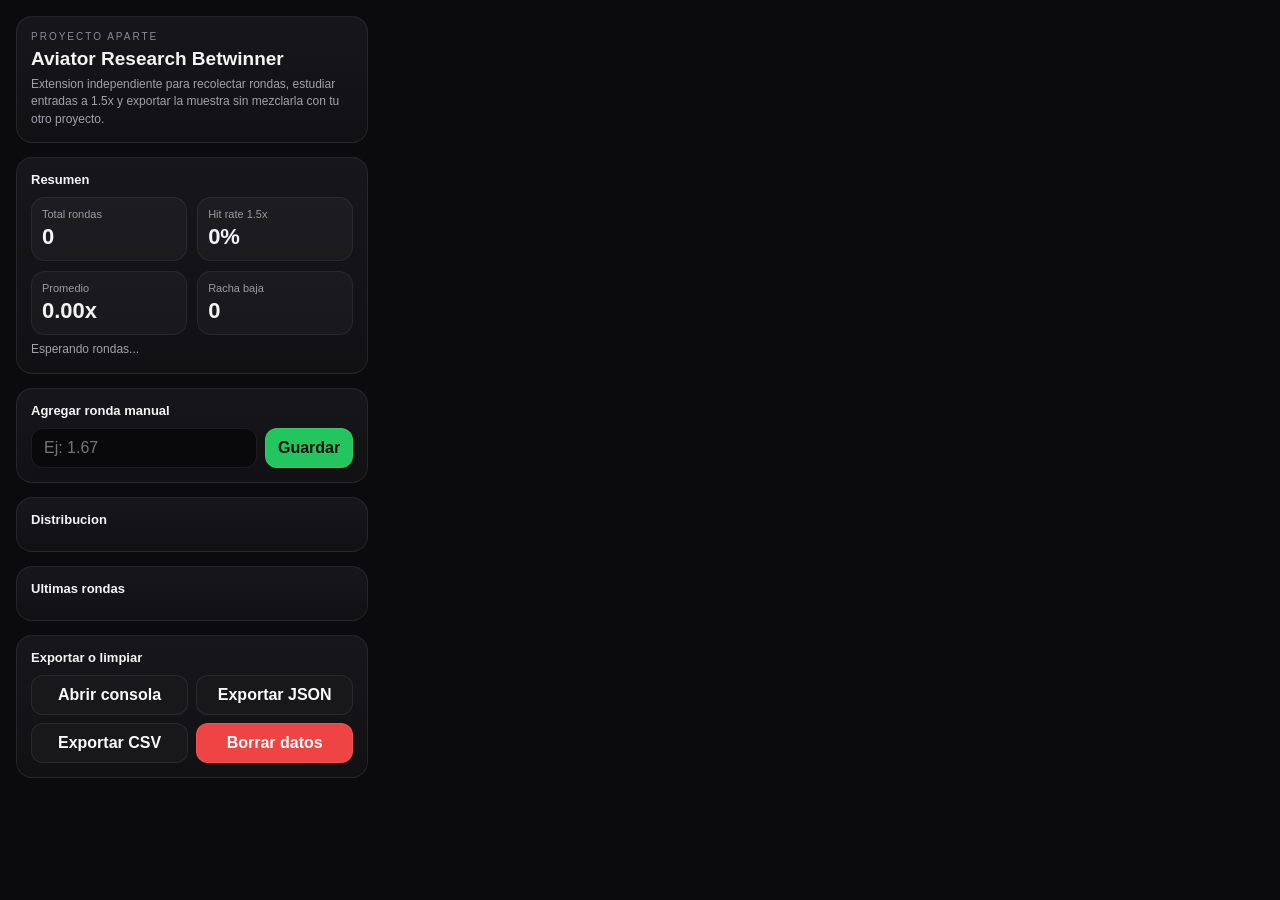
<file: aviator-research-betwinner/chrome-extension/popup.html>
<!DOCTYPE html>
<html lang="es">
<head>
  <meta charset="UTF-8" />
  <meta name="viewport" content="width=device-width, initial-scale=1.0" />
  <title>Aviator Research Betwinner</title>
  <style>
    * { box-sizing: border-box; }
    body {
      margin: 0;
      width: 360px;
      font-family: "Segoe UI", Arial, sans-serif;
      background: #0b0b0d;
      color: #f4f4f5;
    }
    .wrap {
      padding: 16px;
      display: grid;
      gap: 14px;
    }
    .card {
      background: linear-gradient(180deg, #17171b, #111114);
      border: 1px solid rgba(255,255,255,0.08);
      border-radius: 16px;
      padding: 14px;
    }
    .eyebrow {
      font-size: 10px;
      text-transform: uppercase;
      letter-spacing: 0.2em;
      color: #8b8b94;
      margin-bottom: 6px;
    }
    h1, h2, p { margin: 0; }
    h1 {
      font-size: 19px;
      font-weight: 800;
    }
    h2 {
      font-size: 13px;
      font-weight: 700;
      margin-bottom: 10px;
    }
    .sub {
      color: #a1a1aa;
      font-size: 12px;
      margin-top: 6px;
      line-height: 1.45;
    }
    .stats {
      display: grid;
      grid-template-columns: 1fr 1fr;
      gap: 10px;
    }
    .stat {
      background: rgba(255,255,255,0.03);
      border: 1px solid rgba(255,255,255,0.06);
      border-radius: 14px;
      padding: 10px;
    }
    .stat strong {
      display: block;
      font-size: 22px;
      margin-top: 4px;
    }
    .label {
      font-size: 11px;
      color: #9a9aa3;
    }
    .row {
      display: flex;
      gap: 8px;
    }
    input, button {
      border-radius: 12px;
      border: 1px solid rgba(255,255,255,0.08);
      font: inherit;
    }
    input {
      flex: 1;
      padding: 10px 12px;
      background: #09090b;
      color: #fafafa;
    }
    button {
      padding: 10px 12px;
      background: #22c55e;
      color: #04110a;
      font-weight: 700;
      cursor: pointer;
    }
    button.secondary {
      background: #18181b;
      color: #fafafa;
    }
    button.warn {
      background: #ef4444;
      color: white;
    }
    .actions {
      display: grid;
      grid-template-columns: 1fr 1fr;
      gap: 8px;
    }
    .dist {
      display: grid;
      gap: 8px;
    }
    .bar {
      height: 10px;
      background: rgba(255,255,255,0.05);
      border-radius: 999px;
      overflow: hidden;
      margin-top: 4px;
    }
    .bar > span {
      display: block;
      height: 100%;
      background: linear-gradient(90deg, #38bdf8, #22c55e);
    }
    .recent {
      max-height: 180px;
      overflow: auto;
      display: grid;
      gap: 6px;
    }
    .round {
      display: grid;
      grid-template-columns: 1fr auto auto;
      gap: 8px;
      font-size: 12px;
      padding: 8px 10px;
      border-radius: 12px;
      background: rgba(255,255,255,0.03);
    }
    .hit { color: #4ade80; font-weight: 700; }
    .miss { color: #f87171; font-weight: 700; }
    .status {
      font-size: 12px;
      color: #a1a1aa;
    }
  </style>
</head>
<body>
  <div class="wrap">
    <section class="card">
      <div class="eyebrow">Proyecto aparte</div>
      <h1>Aviator Research Betwinner</h1>
      <p class="sub">Extension independiente para recolectar rondas, estudiar entradas a 1.5x y exportar la muestra sin mezclarla con tu otro proyecto.</p>
    </section>

    <section class="card">
      <h2>Resumen</h2>
      <div class="stats">
        <div class="stat">
          <div class="label">Total rondas</div>
          <strong id="total-rounds">0</strong>
        </div>
        <div class="stat">
          <div class="label">Hit rate 1.5x</div>
          <strong id="hit-rate">0%</strong>
        </div>
        <div class="stat">
          <div class="label">Promedio</div>
          <strong id="avg-mult">0.00x</strong>
        </div>
        <div class="stat">
          <div class="label">Racha baja</div>
          <strong id="low-streak">0</strong>
        </div>
      </div>
      <p class="sub" id="status-text">Esperando rondas...</p>
    </section>

    <section class="card">
      <h2>Agregar ronda manual</h2>
      <div class="row">
        <input id="manual-input" type="number" min="1" step="0.01" placeholder="Ej: 1.67" />
        <button id="manual-add">Guardar</button>
      </div>
    </section>

    <section class="card">
      <h2>Distribucion</h2>
      <div class="dist" id="distribution"></div>
    </section>

    <section class="card">
      <h2>Ultimas rondas</h2>
      <div class="recent" id="recent-rounds"></div>
    </section>

    <section class="card">
      <h2>Exportar o limpiar</h2>
      <div class="actions">
        <button class="secondary" id="open-dashboard">Abrir consola</button>
        <button class="secondary" id="export-json">Exportar JSON</button>
        <button class="secondary" id="export-csv">Exportar CSV</button>
        <button class="warn" id="clear-data">Borrar datos</button>
      </div>
    </section>
  </div>

  <script src="popup.js"></script>
</body>
</html>
</file>
